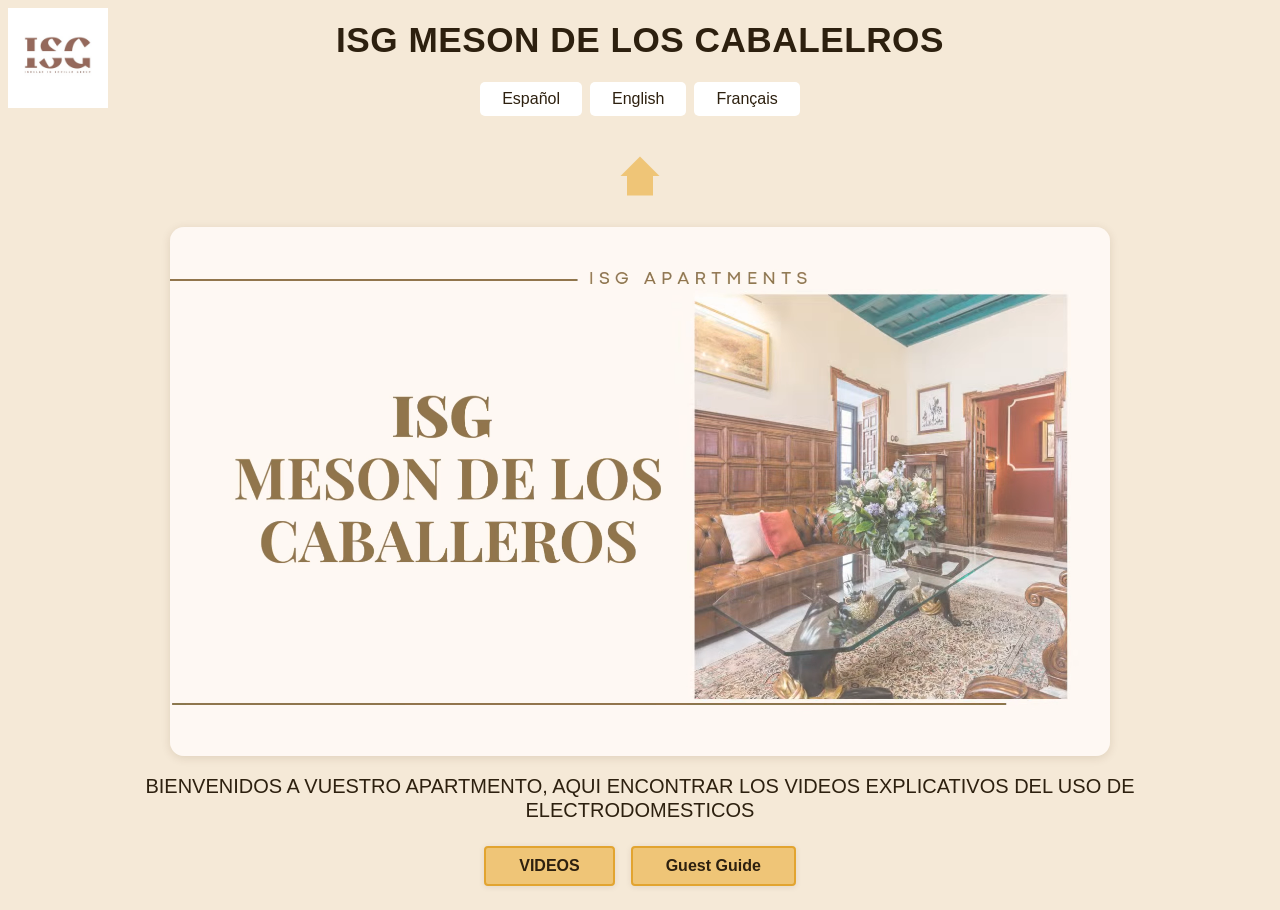
<file: index.html>
<!DOCTYPE html>
<html xmlns="http://www.w3.org/1999/xhtml" lang="es">
<head>
  <meta http-equiv="Content-Type" content="text/html; charset=UTF-8"/>
  <title>MESONDELOSCABALLEROS</title>
  <link rel="stylesheet" href="./campana.css">
  <meta http-equiv="Content-Security-Policy" content="default-src 'self'; script-src 'self'; style-src 'self';">
  <meta http-equiv="X-Content-Type-Options" content="nosniff">
  <meta http-equiv="X-XSS-Protection" content="1; mode=block">
  <link rel="icon" href="favicon.ico" type="image/x-icon">
  <script src="TRADUCCIONES.JS"></script>
</head>
<body>
  <img src="logo2.jpeg" alt="Logo ISG" class="logo-img" />
  <header class="page-nav" role="banner">
    <div class="page-header-inner">
      <h1 data-translate="header">ISG MESON DE LOS CABALLEROS</h1>
      <div class="language-buttons">
        <button class="btn-idioma" data-lang="es">Español</button>
        <button class="btn-idioma" data-lang="en">English</button>
        <button class="btn-idioma" data-lang="fr">Français</button>
      </div>
    </div>
  </header>
  <a href="index.html" class="home-icon" title="Ir a la página principal">
    <svg xmlns="http://www.w3.org/2000/svg" width="52" height="52" fill="currentColor" viewBox="0 0 24 24">
      <path d="M12 3l9 9h-3v9h-12v-9h-3z"/>
    </svg>
  </a>
  <video class="banner" autoplay loop muted playsinline>
    <source src="Video Propiedad en Alquiler Minimalista Beige.webm" type="video/webm">
    <source src="Video Propiedad en Alquiler Minimalista Beige.mp4" type="video/mp4">
    <img src="Video Propiedad en Alquiler Minimalista Beige.gif" alt="Presentación" class="gif-img">
  </video>
  <p class="welcome-text" data-translate="welcome-msg">
    BIENVENIDOS A VUESTRO APARTMENTO, AQUI ENCONTRAR LOS VIDEOS EXPLICATIVOS DEL USO DE ELECTRODOMESTICOS
  </p>
  <div class="tabs">
    <a href="videos.html" class="tab-link active" data-tab="tab1" data-translate="VIDEOS">VIDEOS</a>
   <a href="GUIA DEL HUÈSPEDESPAÑOL.pdf" class="tab-link active" target="_blank">Guest Guide</a>
  </div>
</body>
</html>
</file>
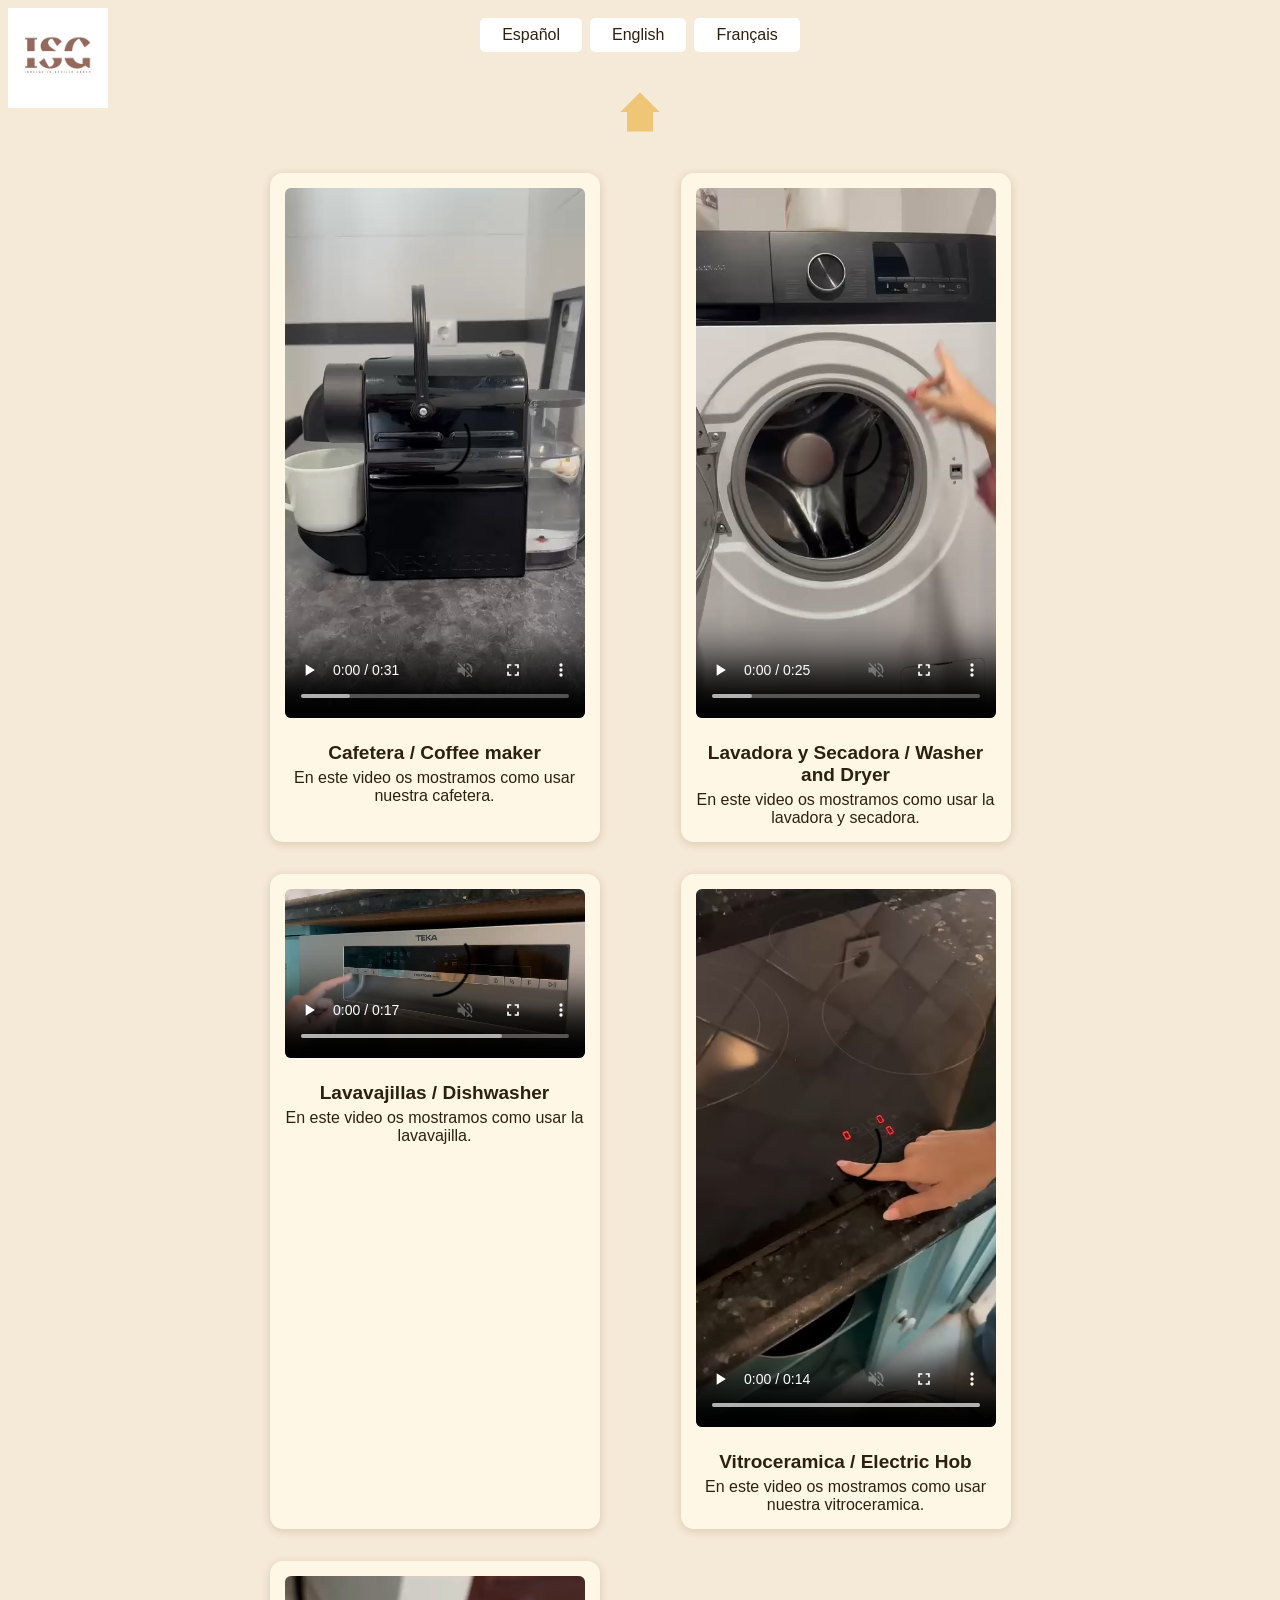
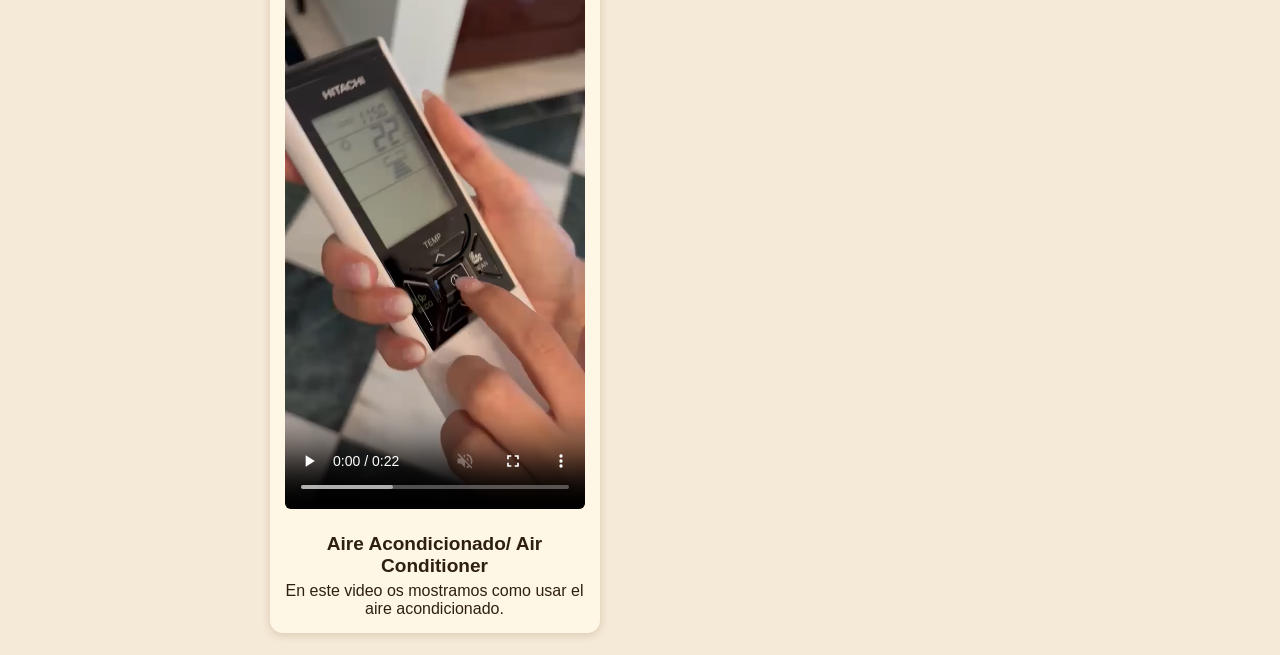
<file: videos.html>
<!DOCTYPE html>
<html xmlns="http://www.w3.org/1999/xhtml" lang="es">
<head>
  <meta http-equiv="Content-Type" content="text/html; charset=UTF-8"/>
  <title>MESONDELOSCABALLEROS</title>
  <link rel="stylesheet" href="./campana.css">
  <meta http-equiv="Content-Security-Policy" content="default-src 'self'; script-src 'self'; style-src 'self';">
  <meta http-equiv="X-Content-Type-Options" content="nosniff">
  <meta http-equiv="X-XSS-Protection" content="1; mode=block">
  <link rel="icon" href="favicon.ico" type="image/x-icon">
  <script src="TRADUCCIONES.JS"></script>
</head>
<body>
  <header class="page-nav" role="banner">
    <div class="page-header-inner">
      <img src="logo2.jpeg" alt="Logo ISG" class="logo-img" />
      <h1 data-translate="exclusive">ISG EXCLUSIVE</h1>
      <div class="language-buttons">
        <button class="btn-idioma" data-lang="es">Español</button>
        <button class="btn-idioma" data-lang="en">English</button>
        <button class="btn-idioma" data-lang="fr">Français</button>
      </div>
    </div>
  </header>
  <a href="index.html" class="home-icon" title="Ir a la página principal">
    <svg xmlns="http://www.w3.org/2000/svg" width="52" height="52" fill="currentColor" viewBox="0 0 24 24">
      <path d="M12 3l9 9h-3v9h-12v-9h-3z"/>
    </svg>
  </a>
  <div class="video-grid">
    <div class="video-section">
      <video controls muted>
        <source src="cafeteracatedral.mp4" type="video/mp4">
        <source src="cafeteracatedral0.webm" type="video/webm">
      </video>
      <h2 data-translate="coffee-title">Cafetera / Coffee maker</h2>
      <p data-translate="coffee-es">En este video os mostramos como usar nuestra cafetera.</p>

    </div>
    <div class="video-section">
      <video controls muted>
        <source src="Lavadoracatedral.mp4" type="video/mp4">
        <source src="Lavadoracatedral0.webm" type="video/webm">
      </video>
      <h2 data-translate="washer-title">Lavadora y Secadora / Washer and Dryer</h2>
      <p data-translate="washer-es">En este video os mostramos como usar la lavadora y secadora.</p>
     
    </div>
    <div class="video-section">
      <video controls muted>
        <source src="lavavajillas.mp4" type="video/mp4">
        <source src="lavavajillas.webm" type="video/webm">
      </video>
      <h2 data-translate="dishwasher-title">Lavavajillas / Dishwasher</h2>
      <p data-translate="dishwasher-es">En este video os mostramos como usar la lavavajilla.</p>
    
    </div>
    <div class="video-section">
      <video controls muted>
        <source src="vitro.mp4" type="video/mp4">
        <source src="vitro.webm" type="video/webm">
      </video>
      <h2 data-translate="hob-title">Vitroceramica / Electric Hob</h2>
      <p data-translate="hob-es">En este video os mostramos como usar nuestra vitroceramica.</p>
  
    </div>
       <div class="video-section">
      <video controls muted>
        <source src="Airco.mp4" type="video/mp4">
        <source src="Airco.webm" type="video/webm">
      </video>
      <h2 data-translate="airco-title">Aire Acondicionado/ Air Conditioner</h2>
      <p data-translate="airco-es">En este video os mostramos como usar el aire acondicionado.</p>
  
    </div>
  </div>
</body>
</html>
</file>
<file: campana.css>
/* MOBILE FIRST - Optimized for Phone Display */
* {
  margin: 0;
  padding: 0;
  box-sizing: border-box;
}

html, body {
  width: 100%;
  height: 100vh;
  overflow: hidden;
  font-family: 'Segoe UI', 'Roboto', Arial, sans-serif;
  background: #f5e9d7;
  color: #2d200f;
}

body {
  display: flex;
  flex-direction: column;
  text-align: center;
}

/* LOGO - Fixed in corner */
.logo-img {
  position: fixed;
  top: 8px;
  left: 8px;
  max-width: 70px;
  height: auto;
  margin: 0;
  z-index: 100;
}

/* HEADER - Centered without logo */
header.page-nav {
  width: 100%;
  background: transparent;
  padding: 8px 0 0 0;
  flex-shrink: 0;
}

.page-header-inner {
  display: flex;
  flex-direction: column;
  align-items: center;
  justify-content: center;
  gap: 0;
}

.page-header-inner h1 {
  font-size: 1.2em;
  font-weight: bold;
  margin: 4px 0;
  letter-spacing: 0.5px;
}

.language-buttons {
  margin: 4px auto 0 auto;
  display: flex;
  justify-content: center;
  gap: 4px;
}

.language-buttons .btn-idioma {
  font-size: 0.75em;
  padding: 4px 10px;
  border: none;
  border-radius: 4px;
  background: #fff;
  color: #2d200f;
  cursor: pointer;
  transition: background 0.2s;
}

.language-buttons .btn-idioma:hover {
  background: #efc577;
}

/* HOME ICON */
.home-icon {
  display: none;
}

/* BANNER VIDEO */
.banner {
  display: block;
  width: 100%;
  height: auto;
  max-height: 35vh;
  object-fit: cover;
  margin: 0;
  padding: 0;
  border-radius: 0;
  box-shadow: none;
  flex-shrink: 0;
}

/* WELCOME TEXT */
.welcome-text {
  margin: 4px auto;
  padding: 4px 8px;
  font-size: 0.85em;
  font-weight: 500;
  width: 98%;
  line-height: 1.2;
  flex-shrink: 0;
}

/* TABS/LINKS */
.tabs {
  display: flex;
  justify-content: center;
  margin: 4px auto;
  gap: 8px;
  flex-wrap: wrap;
  flex-shrink: 0;
}

.tab-link {
  font-size: 0.85em;
  font-weight: bold;
  text-decoration: none;
  color: #2d200f;
  background: #fff7e6;
  border: 1px solid #efc577;
  border-radius: 4px;
  padding: 6px 16px;
  box-shadow: none;
  transition: background 0.15s;
  white-space: nowrap;
}

.tab-link.active,
.tab-link:hover {
  background: #efc577;
  border-color: #e2a430;
}



/* VIDEO GRID - Single Column for Phone */
.video-grid {
  display: grid;
  grid-template-columns: 1fr;
  gap: 8px;
  margin: 4px auto;
  padding: 0 8px;
  overflow-y: auto;
  flex: 1;
}

.video-section {
  background: #fff7e6;
  padding: 8px;
  border-radius: 8px;
  box-shadow: 0 1px 4px rgba(100,70,10,0.15);
  width: 100%;
  max-width: 100%;
  text-align: center;
}

.video-section video {
  width: 100%;
  max-height: 180px;
  border-radius: 6px;
  margin-bottom: 4px;
}

.video-section h2 {
  font-size: 0.95em;
  font-weight: bold;
  margin: 4px 0 2px 0;
}

.video-section p {
  font-size: 0.8em;
  margin: 1px 0 2px 0;
}

.gif-img {
  display: block;
  margin: 4px auto;
  max-width: 150px;
  border-radius: 6px;
  box-shadow: none;
}

/* DESKTOP VIEW */
@media (min-width: 768px) {
  html, body {
    height: auto;
    overflow: visible;
  }

  body {
    display: block;
  }

  .logo-img {
    position: fixed;
    top: 8px;
    left: 8px;
    max-width: 100px;
    z-index: 100;
  }

  header.page-nav {
    padding-top: 8px;
    padding-bottom: 0;
  }

  .page-header-inner h1 {
    font-size: 2.2em;
    margin: 12px 0;
  }

  .language-buttons {
    margin: 10px auto;
    gap: 8px;
  }

  .language-buttons .btn-idioma {
    font-size: 1em;
    padding: 8px 22px;
    border-radius: 5px;
  }

  .home-icon {
    display: block;
    margin: 24px auto 0 auto;
    width: 52px;
    height: 52px;
  }

  .home-icon svg {
    width: 52px;
    height: 52px;
    fill: #efc577;
  }

  .banner {
    margin: 25px auto 15px auto;
    max-width: 940px;
    width: 97vw;
    max-height: none;
    border-radius: 14px;
    box-shadow: 0 2px 10px 0 rgba(80,50,10,0.13);
  }

  .welcome-text {
    margin: 18px auto;
    padding: 0;
    font-size: 1.25em;
    width: 92%;
  }

  .tabs {
    margin: 24px auto;
    gap: 16px;
    flex-wrap: nowrap;
  }

  .tab-link {
    font-size: 1em;
    padding: 9px 33px;
    border: 2px solid #efc577;
    box-shadow: 0 1px 6px rgba(60,35,12,0.09);
  }

  .video-grid {
    display: grid;
    grid-template-columns: repeat(2, minmax(230px, 1fr));
    gap: 32px 42px;
    justify-items: center;
    margin: 35px auto 22px auto;
    max-width: 780px;
    width: 97vw;
    overflow: visible;
    padding: 0;
  }

  .video-section {
    padding: 15px 15px 11px 15px;
    border-radius: 13px;
    box-shadow: 0 2px 8px rgba(100,70,10,0.19);
    max-width: 330px;
  }

  .video-section video {
    max-height: none;
    margin-bottom: 9px;
  }

  .video-section h2 {
    font-size: 1.19em;
    margin: 11px 0 5px 0;
  }

  .video-section p {
    font-size: 1em;
    margin: 2px 0 4px 0;
  }

  .gif-img {
    max-width: 200px;
    box-shadow: 0 1px 7px 0 rgba(100,70,10,0.11);
  }
}
</file>
